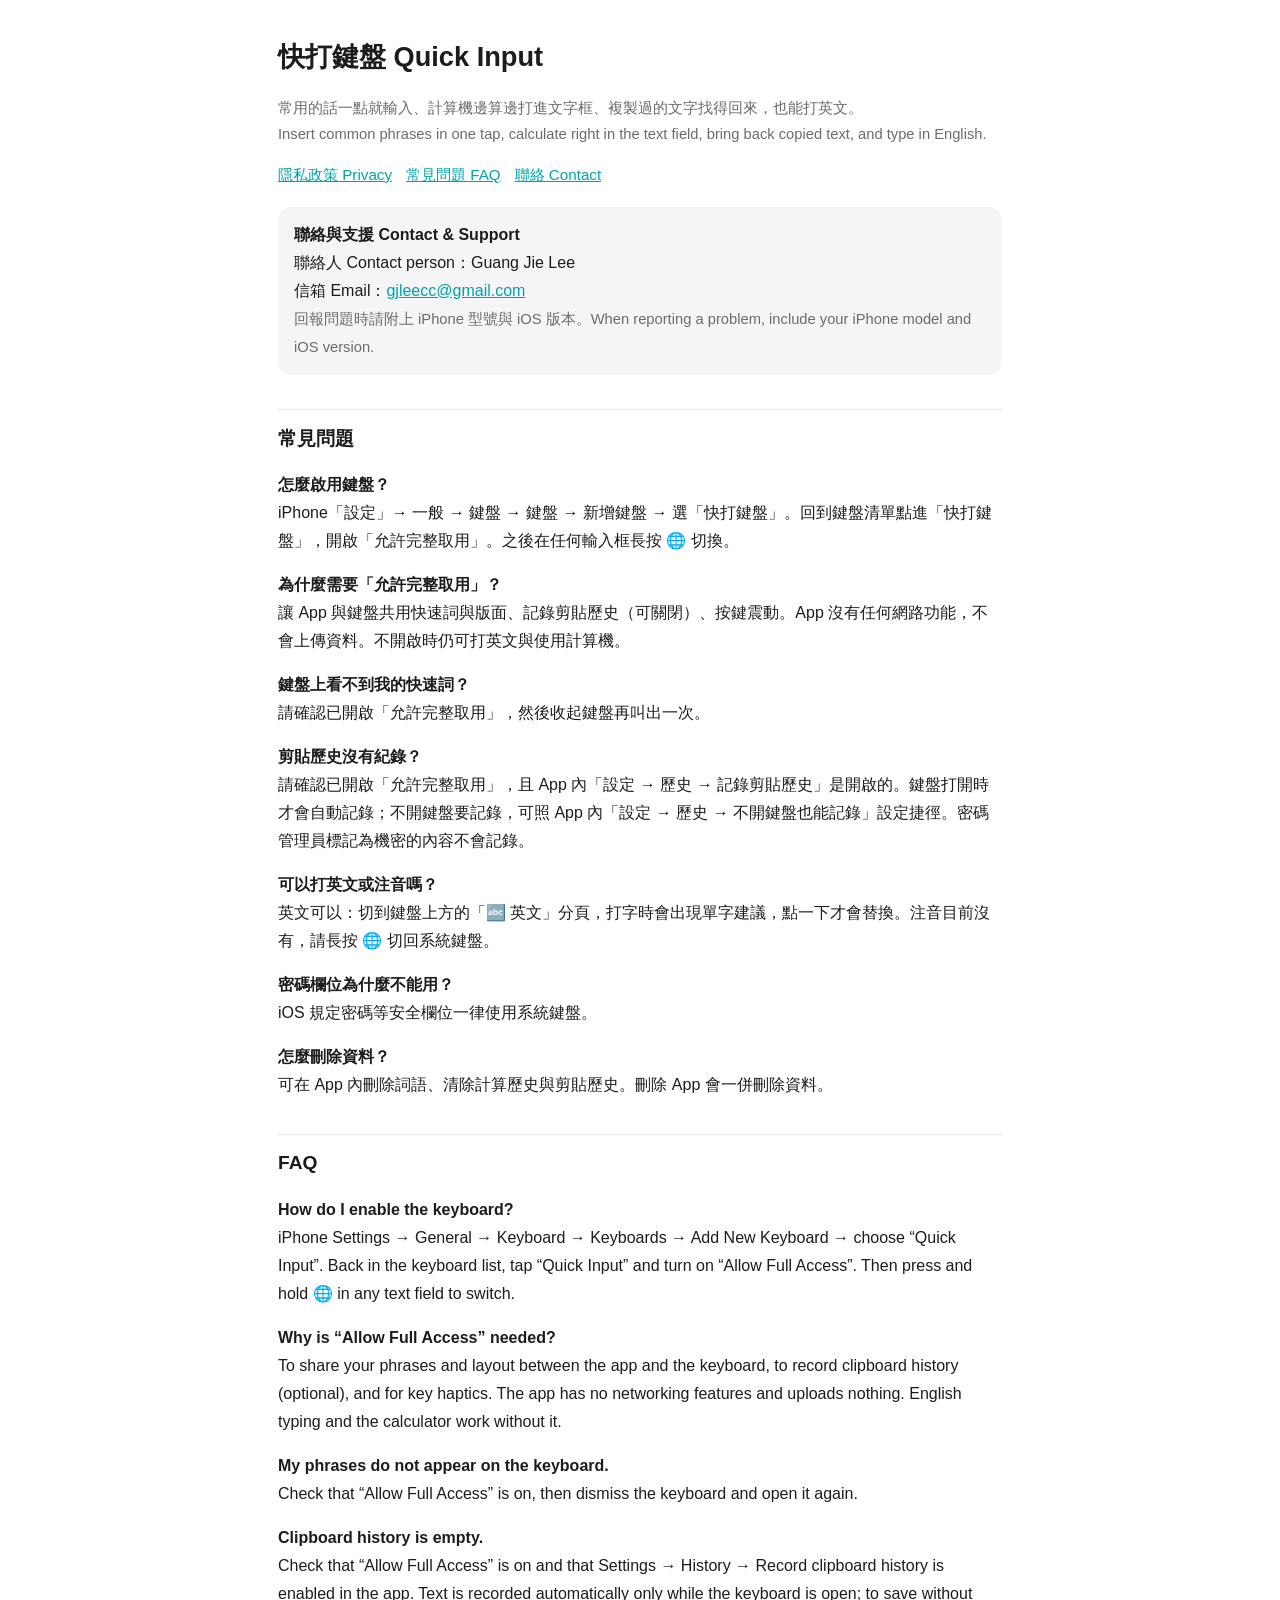
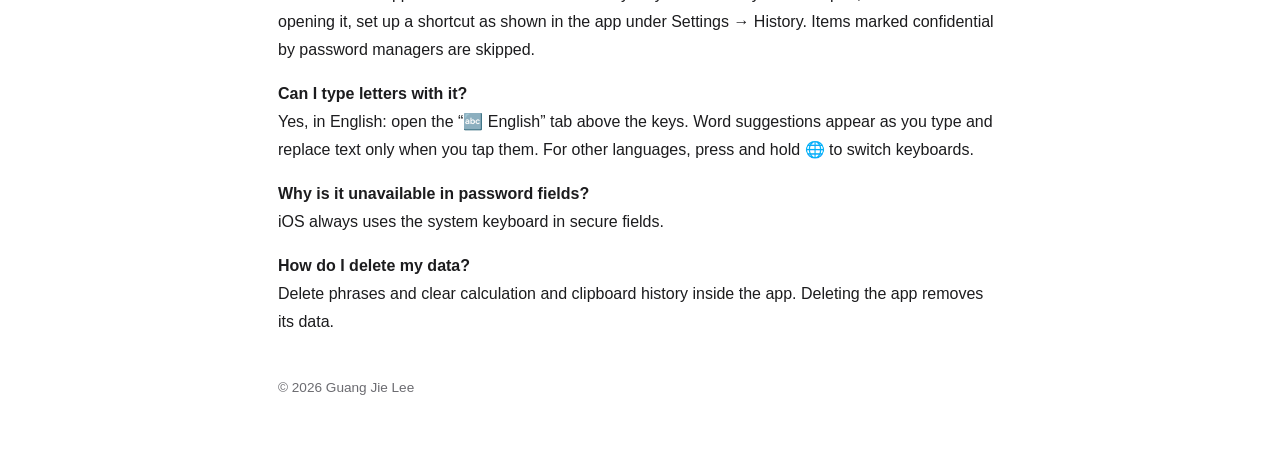
<file: index.html>
<!doctype html>
<html lang="zh-Hant">
<head>
<meta charset="utf-8">
<meta name="viewport" content="width=device-width,initial-scale=1">
<title>快打鍵盤 Quick Input – 支援 Support</title>
<meta name="description" content="快打鍵盤（Quick Input）支援頁：啟用步驟、常見問題與聯絡方式。">
<link rel="stylesheet" href="style.css">
</head>
<body>
<main>
<h1>快打鍵盤 Quick Input</h1>
<p class="sub">常用的話一點就輸入、計算機邊算邊打進文字框、複製過的文字找得回來，也能打英文。<br>Insert common phrases in one tap, calculate right in the text field, bring back copied text, and type in English.</p>
<nav><a href="privacy.html">隱私政策 Privacy</a><a href="#faq">常見問題 FAQ</a><a href="#contact">聯絡 Contact</a></nav>

<div class="card" id="contact">
<strong>聯絡與支援 Contact &amp; Support</strong><br>
聯絡人 Contact person：Guang Jie Lee<br>
信箱 Email：<a href="mailto:gjleecc@gmail.com">gjleecc@gmail.com</a><br>
<span class="sub">回報問題時請附上 iPhone 型號與 iOS 版本。When reporting a problem, include your iPhone model and iOS version.</span>
</div>

<h2 id="faq">常見問題</h2>
<p><strong>怎麼啟用鍵盤？</strong><br>iPhone「設定」→ 一般 → 鍵盤 → 鍵盤 → 新增鍵盤 → 選「快打鍵盤」。回到鍵盤清單點進「快打鍵盤」，開啟「允許完整取用」。之後在任何輸入框長按 🌐 切換。</p>
<p><strong>為什麼需要「允許完整取用」？</strong><br>讓 App 與鍵盤共用快速詞與版面、記錄剪貼歷史（可關閉）、按鍵震動。App 沒有任何網路功能，不會上傳資料。不開啟時仍可打英文與使用計算機。</p>
<p><strong>鍵盤上看不到我的快速詞？</strong><br>請確認已開啟「允許完整取用」，然後收起鍵盤再叫出一次。</p>
<p><strong>剪貼歷史沒有紀錄？</strong><br>請確認已開啟「允許完整取用」，且 App 內「設定 → 歷史 → 記錄剪貼歷史」是開啟的。鍵盤打開時才會自動記錄；不開鍵盤要記錄，可照 App 內「設定 → 歷史 → 不開鍵盤也能記錄」設定捷徑。密碼管理員標記為機密的內容不會記錄。</p>
<p><strong>可以打英文或注音嗎？</strong><br>英文可以：切到鍵盤上方的「🔤 英文」分頁，打字時會出現單字建議，點一下才會替換。注音目前沒有，請長按 🌐 切回系統鍵盤。</p>
<p><strong>密碼欄位為什麼不能用？</strong><br>iOS 規定密碼等安全欄位一律使用系統鍵盤。</p>
<p><strong>怎麼刪除資料？</strong><br>可在 App 內刪除詞語、清除計算歷史與剪貼歷史。刪除 App 會一併刪除資料。</p>

<h2 lang="en">FAQ</h2>
<div lang="en">
<p><strong>How do I enable the keyboard?</strong><br>iPhone Settings → General → Keyboard → Keyboards → Add New Keyboard → choose “Quick Input”. Back in the keyboard list, tap “Quick Input” and turn on “Allow Full Access”. Then press and hold 🌐 in any text field to switch.</p>
<p><strong>Why is “Allow Full Access” needed?</strong><br>To share your phrases and layout between the app and the keyboard, to record clipboard history (optional), and for key haptics. The app has no networking features and uploads nothing. English typing and the calculator work without it.</p>
<p><strong>My phrases do not appear on the keyboard.</strong><br>Check that “Allow Full Access” is on, then dismiss the keyboard and open it again.</p>
<p><strong>Clipboard history is empty.</strong><br>Check that “Allow Full Access” is on and that Settings → History → Record clipboard history is enabled in the app. Text is recorded automatically only while the keyboard is open; to save without opening it, set up a shortcut as shown in the app under Settings → History. Items marked confidential by password managers are skipped.</p>
<p><strong>Can I type letters with it?</strong><br>Yes, in English: open the “🔤 English” tab above the keys. Word suggestions appear as you type and replace text only when you tap them. For other languages, press and hold 🌐 to switch keyboards.</p>
<p><strong>Why is it unavailable in password fields?</strong><br>iOS always uses the system keyboard in secure fields.</p>
<p><strong>How do I delete my data?</strong><br>Delete phrases and clear calculation and clipboard history inside the app. Deleting the app removes its data.</p>
</div>
<footer>© 2026 Guang Jie Lee</footer>
</main>
</body>
</html>
</file>
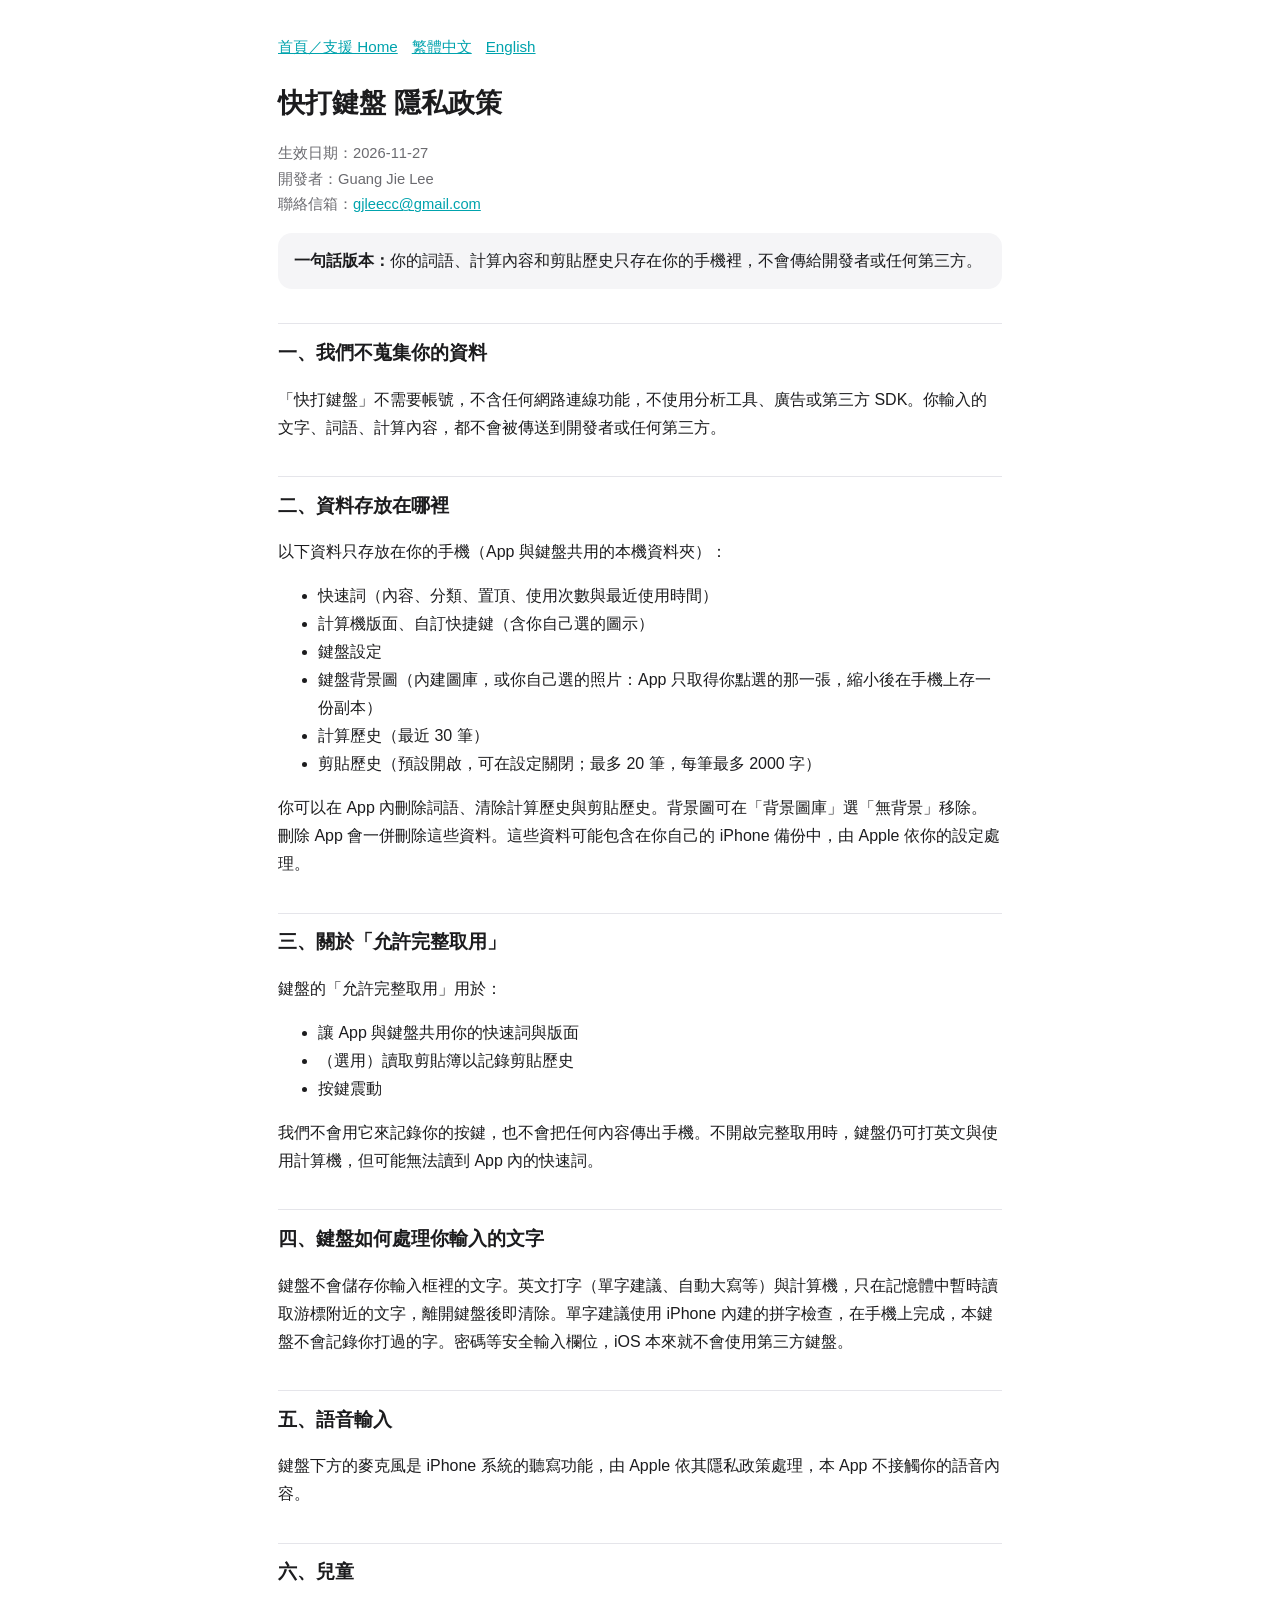
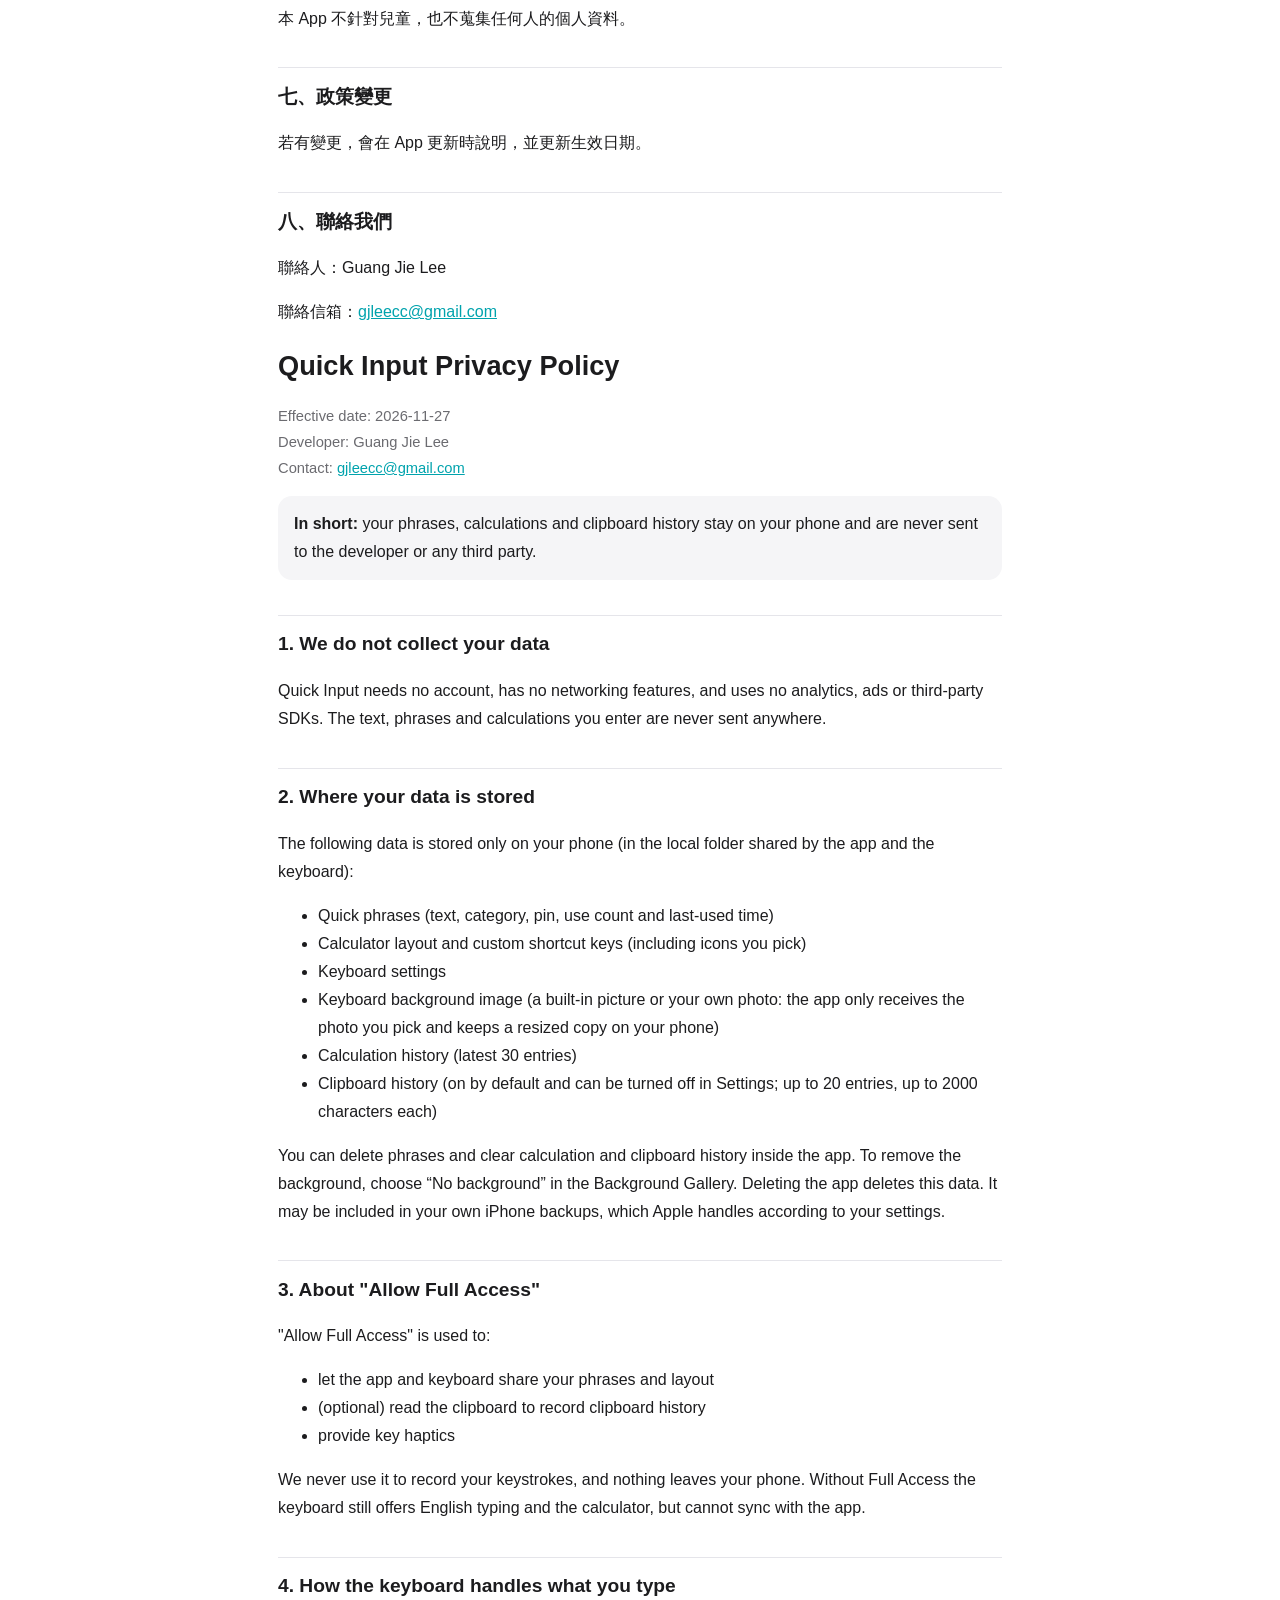
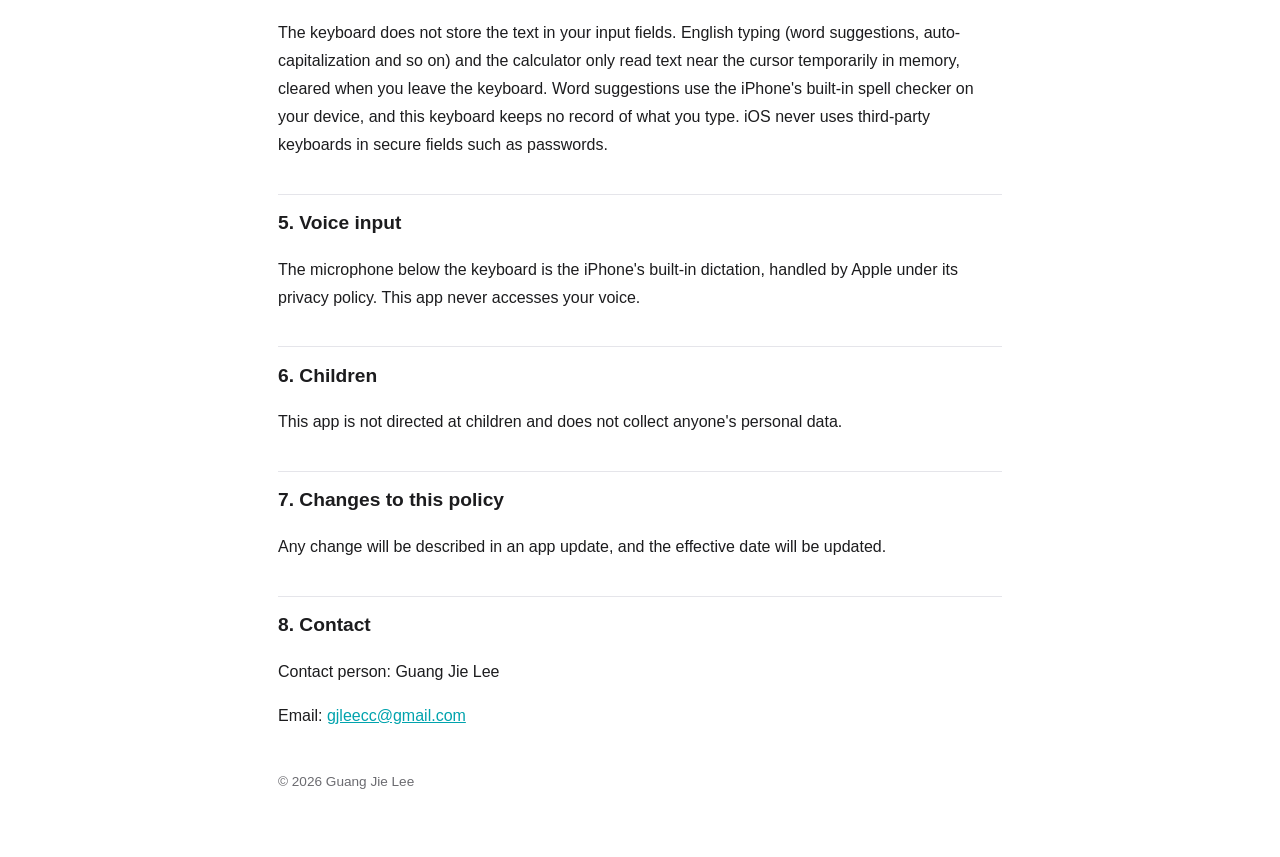
<file: privacy.html>
<!doctype html>
<html lang="zh-Hant">
<head>
<meta charset="utf-8">
<meta name="viewport" content="width=device-width,initial-scale=1">
<title>隱私政策 Privacy Policy – 快打鍵盤 Quick Input</title>
<meta name="description" content="快打鍵盤（Quick Input）隱私政策：資料只存在你的手機，不蒐集、不上傳。">
<link rel="stylesheet" href="style.css">
</head>
<body>
<main>
<nav><a href="index.html">首頁／支援 Home</a><a href="#zh">繁體中文</a><a href="#en">English</a></nav>

<section id="zh">
<h1>快打鍵盤 隱私政策</h1>
<p class="meta">生效日期：2026-11-27<br>開發者：Guang Jie Lee<br>聯絡信箱：<a href="mailto:gjleecc@gmail.com">gjleecc@gmail.com</a></p>
<div class="card"><strong>一句話版本：</strong>你的詞語、計算內容和剪貼歷史只存在你的手機裡，不會傳給開發者或任何第三方。</div>
<h2>一、我們不蒐集你的資料</h2>
<p>「快打鍵盤」不需要帳號，不含任何網路連線功能，不使用分析工具、廣告或第三方 SDK。你輸入的文字、詞語、計算內容，都不會被傳送到開發者或任何第三方。</p>
<h2>二、資料存放在哪裡</h2>
<p>以下資料只存放在你的手機（App 與鍵盤共用的本機資料夾）：</p>
<ul>
<li>快速詞（內容、分類、置頂、使用次數與最近使用時間）</li>
<li>計算機版面、自訂快捷鍵（含你自己選的圖示）</li>
<li>鍵盤設定</li>
<li>鍵盤背景圖（內建圖庫，或你自己選的照片：App 只取得你點選的那一張，縮小後在手機上存一份副本）</li>
<li>計算歷史（最近 30 筆）</li>
<li>剪貼歷史（預設開啟，可在設定關閉；最多 20 筆，每筆最多 2000 字）</li>
</ul>
<p>你可以在 App 內刪除詞語、清除計算歷史與剪貼歷史。背景圖可在「背景圖庫」選「無背景」移除。刪除 App 會一併刪除這些資料。這些資料可能包含在你自己的 iPhone 備份中，由 Apple 依你的設定處理。</p>
<h2>三、關於「允許完整取用」</h2>
<p>鍵盤的「允許完整取用」用於：</p>
<ul>
<li>讓 App 與鍵盤共用你的快速詞與版面</li>
<li>（選用）讀取剪貼簿以記錄剪貼歷史</li>
<li>按鍵震動</li>
</ul>
<p>我們不會用它來記錄你的按鍵，也不會把任何內容傳出手機。不開啟完整取用時，鍵盤仍可打英文與使用計算機，但可能無法讀到 App 內的快速詞。</p>
<h2>四、鍵盤如何處理你輸入的文字</h2>
<p>鍵盤不會儲存你輸入框裡的文字。英文打字（單字建議、自動大寫等）與計算機，只在記憶體中暫時讀取游標附近的文字，離開鍵盤後即清除。單字建議使用 iPhone 內建的拼字檢查，在手機上完成，本鍵盤不會記錄你打過的字。密碼等安全輸入欄位，iOS 本來就不會使用第三方鍵盤。</p>
<h2>五、語音輸入</h2>
<p>鍵盤下方的麥克風是 iPhone 系統的聽寫功能，由 Apple 依其隱私政策處理，本 App 不接觸你的語音內容。</p>
<h2>六、兒童</h2>
<p>本 App 不針對兒童，也不蒐集任何人的個人資料。</p>
<h2>七、政策變更</h2>
<p>若有變更，會在 App 更新時說明，並更新生效日期。</p>
<h2>八、聯絡我們</h2>
<p>聯絡人：Guang Jie Lee</p>
<p>聯絡信箱：<a href="mailto:gjleecc@gmail.com">gjleecc@gmail.com</a></p>
</section>

<section id="en" lang="en">
<h1>Quick Input Privacy Policy</h1>
<p class="meta">Effective date: 2026-11-27<br>Developer: Guang Jie Lee<br>Contact: <a href="mailto:gjleecc@gmail.com">gjleecc@gmail.com</a></p>
<div class="card"><strong>In short:</strong> your phrases, calculations and clipboard history stay on your phone and are never sent to the developer or any third party.</div>
<h2>1. We do not collect your data</h2>
<p>Quick Input needs no account, has no networking features, and uses no analytics, ads or third-party SDKs. The text, phrases and calculations you enter are never sent anywhere.</p>
<h2>2. Where your data is stored</h2>
<p>The following data is stored only on your phone (in the local folder shared by the app and the keyboard):</p>
<ul>
<li>Quick phrases (text, category, pin, use count and last-used time)</li>
<li>Calculator layout and custom shortcut keys (including icons you pick)</li>
<li>Keyboard settings</li>
<li>Keyboard background image (a built-in picture or your own photo: the app only receives the photo you pick and keeps a resized copy on your phone)</li>
<li>Calculation history (latest 30 entries)</li>
<li>Clipboard history (on by default and can be turned off in Settings; up to 20 entries, up to 2000 characters each)</li>
</ul>
<p>You can delete phrases and clear calculation and clipboard history inside the app. To remove the background, choose “No background” in the Background Gallery. Deleting the app deletes this data. It may be included in your own iPhone backups, which Apple handles according to your settings.</p>
<h2>3. About &quot;Allow Full Access&quot;</h2>
<p>&quot;Allow Full Access&quot; is used to:</p>
<ul>
<li>let the app and keyboard share your phrases and layout</li>
<li>(optional) read the clipboard to record clipboard history</li>
<li>provide key haptics</li>
</ul>
<p>We never use it to record your keystrokes, and nothing leaves your phone. Without Full Access the keyboard still offers English typing and the calculator, but cannot sync with the app.</p>
<h2>4. How the keyboard handles what you type</h2>
<p>The keyboard does not store the text in your input fields. English typing (word suggestions, auto-capitalization and so on) and the calculator only read text near the cursor temporarily in memory, cleared when you leave the keyboard. Word suggestions use the iPhone&#x27;s built-in spell checker on your device, and this keyboard keeps no record of what you type. iOS never uses third-party keyboards in secure fields such as passwords.</p>
<h2>5. Voice input</h2>
<p>The microphone below the keyboard is the iPhone&#x27;s built-in dictation, handled by Apple under its privacy policy. This app never accesses your voice.</p>
<h2>6. Children</h2>
<p>This app is not directed at children and does not collect anyone&#x27;s personal data.</p>
<h2>7. Changes to this policy</h2>
<p>Any change will be described in an app update, and the effective date will be updated.</p>
<h2>8. Contact</h2>
<p>Contact person: Guang Jie Lee</p>
<p>Email: <a href="mailto:gjleecc@gmail.com">gjleecc@gmail.com</a></p>
</section>
<footer>© 2026 Guang Jie Lee</footer>
</main>
</body>
</html>
</file>
<file: style.css>
:root{--bg:#fff;--fg:#1c1c1e;--sub:#6b6b70;--line:#e5e5ea;--accent:#00a3ad;--card:#f5f5f7}
@media (prefers-color-scheme:dark){:root{--bg:#000;--fg:#f2f2f7;--sub:#9a9aa0;--line:#2c2c2e;--accent:#35c8d1;--card:#1c1c1e}}
*{box-sizing:border-box}
body{margin:0;background:var(--bg);color:var(--fg);font:16px/1.75 -apple-system,BlinkMacSystemFont,"PingFang TC","Noto Sans TC","Helvetica Neue",Arial,sans-serif}
main{max-width:760px;margin:0 auto;padding:28px 18px 64px}
h1{font-size:1.7rem;margin:.2em 0 .1em}
h2{font-size:1.2rem;margin:1.8em 0 .4em;padding-top:.6em;border-top:1px solid var(--line)}
p,li{color:var(--fg)}
.sub,.meta{color:var(--sub);font-size:.92rem}
a{color:var(--accent)}
nav{display:flex;gap:14px;flex-wrap:wrap;margin:6px 0 18px;font-size:.95rem}
.card{background:var(--card);border-radius:14px;padding:14px 16px;margin:14px 0}
table{border-collapse:collapse;width:100%;font-size:.95rem}
th,td{border-bottom:1px solid var(--line);padding:8px 6px;text-align:left;vertical-align:top}
footer{margin-top:40px;color:var(--sub);font-size:.85rem}
</file>
